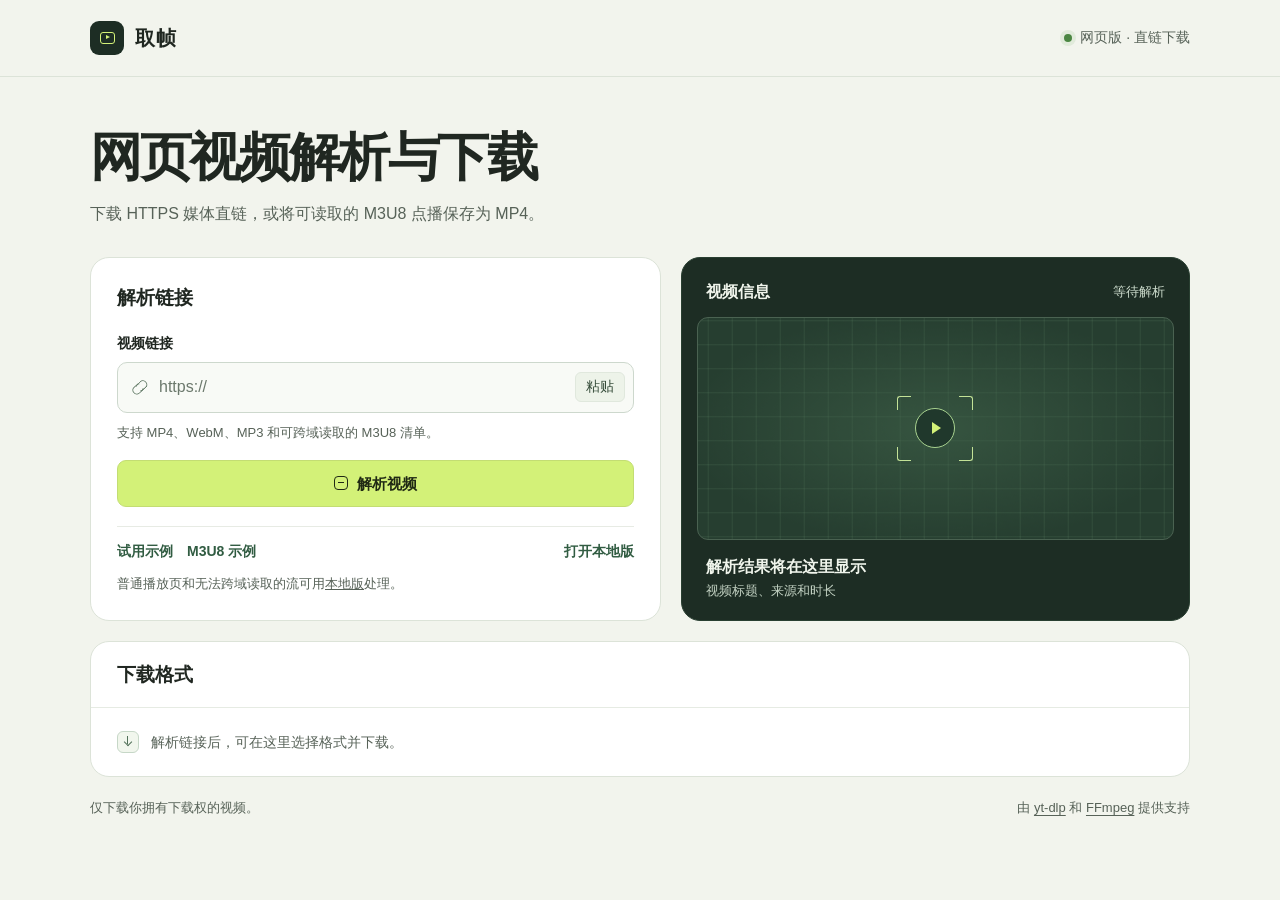
<file: index.html>
<!doctype html>
<html lang="zh-CN">
<head>
  <meta charset="utf-8">
  <meta name="viewport" content="width=device-width, initial-scale=1">
  <meta name="description" content="解析网页视频，选择可用格式并下载到本机。">
  <title>取帧 · 网页视频解析与下载</title>
  <link rel="stylesheet" href="style.css">
  <script defer src="app.js?v=mp4"></script>
</head>
<body>
  <header class="top">
    <div class="wrap top-inner">
      <div class="brand">
        <span class="brand-mark" aria-hidden="true"><span></span></span>
        <span>取帧</span>
      </div>
      <span class="service-status" id="service-status" data-state="pending">
        <span class="status-dot" aria-hidden="true"></span>
        <span id="service-text">正在连接</span>
      </span>
    </div>
  </header>

  <main class="wrap">
    <div class="intro">
      <h1>网页视频解析与下载</h1>
      <p id="intro-text">粘贴视频播放页或媒体直链，选择可用的清晰度和格式。</p>
    </div>

    <div class="workspace">
      <section class="panel input-panel" aria-labelledby="link-heading">
        <h2 id="link-heading">解析链接</h2>
        <form id="link-form" novalidate>
          <label for="video-url">视频链接</label>
          <div class="input-row">
            <span class="link-icon" aria-hidden="true"></span>
            <input id="video-url" name="url" type="url" placeholder="https://" inputmode="url" autocomplete="off" spellcheck="false" maxlength="4000" required aria-describedby="link-hint">
            <button type="button" class="paste-button" id="paste">粘贴</button>
          </div>
          <p class="hint" id="link-hint">可输入视频网页、视频直链或 M3U8 播放地址。</p>
          <button type="submit" class="button primary" id="inspect" disabled>
            <span class="button-mark" aria-hidden="true"></span>
            <span id="inspect-text">解析视频</span>
          </button>
          <p class="form-feedback" id="form-feedback" role="status" hidden></p>
        </form>
        <div class="panel-foot">
          <div class="examples">
            <button type="button" class="text-button" id="demo" disabled>试用示例</button>
            <button type="button" class="text-button" id="demo-hls" disabled hidden>M3U8 示例</button>
          </div>
          <span id="local-label">只在本机运行</span>
          <a id="local-launch" class="text-button" href="http://127.0.0.1:8765/" rel="noreferrer" hidden>打开本地版</a>
        </div>
        <p class="hint" id="local-guide" hidden>普通播放页和无法跨域读取的流可用<a href="https://github.com/phdsx/videodownloader#启动">本地版</a>处理。</p>
      </section>

      <section class="preview" aria-labelledby="video-heading">
        <header class="preview-header">
          <h2 id="video-heading">视频信息</h2>
          <span id="preview-state">等待解析</span>
        </header>
        <div class="viewfinder" id="viewfinder">
          <div class="view-grid" aria-hidden="true"></div>
          <img id="thumbnail" alt="" referrerpolicy="no-referrer" hidden>
          <div class="frame-icon" id="frame-icon" aria-hidden="true">
            <span class="corner tl"></span><span class="corner tr"></span>
            <span class="corner bl"></span><span class="corner br"></span>
            <span class="play-mark"></span>
          </div>
        </div>
        <div class="preview-caption">
          <strong id="video-title">解析结果将在这里显示</strong>
          <p id="video-meta">视频标题、来源和时长</p>
        </div>
      </section>
    </div>

    <section class="panel formats-panel" aria-labelledby="format-heading">
      <div class="formats-header">
        <h2 id="format-heading">下载格式</h2>
        <div class="filters" id="filters" role="group" aria-label="筛选下载格式" hidden>
          <button type="button" data-filter="all" aria-pressed="true">全部</button>
          <button type="button" data-filter="video" aria-pressed="false">视频</button>
          <button type="button" data-filter="audio" aria-pressed="false">音频</button>
        </div>
      </div>
      <div class="format-empty" id="format-empty">
        <span class="download-icon" aria-hidden="true"></span>
        <p>解析链接后，可在这里选择格式并下载。</p>
      </div>
      <div class="table-wrap" id="format-table" hidden>
        <table>
          <thead><tr><th scope="col">清晰度 / 音质</th><th scope="col">格式</th><th scope="col">大小</th><th scope="col"><span class="visually-hidden">操作</span></th></tr></thead>
          <tbody id="format-rows"></tbody>
        </table>
      </div>
      <div class="job" id="job" hidden>
        <div class="job-line">
          <p role="status" id="job-text"></p>
          <a id="source-file" class="text-button" target="_blank" rel="noreferrer" hidden>打开原始链接</a>
          <a id="save-file" class="button primary" hidden>保存到电脑</a>
        </div>
        <progress id="progress" max="100" aria-label="当前媒体下载进度" hidden></progress>
        <details id="job-details" hidden><summary>查看错误详情</summary><p></p></details>
      </div>
    </section>
  </main>

  <footer class="wrap footer">
    <p>仅下载你拥有下载权的视频。</p>
    <p>由 <a href="https://github.com/yt-dlp/yt-dlp" target="_blank" rel="noreferrer">yt-dlp</a> 和 <a href="https://ffmpeg.org/" target="_blank" rel="noreferrer">FFmpeg</a> 提供支持<span id="ffmpeg-note" hidden> · 未检测到 FFmpeg</span></p>
  </footer>
</body>
</html>
</file>
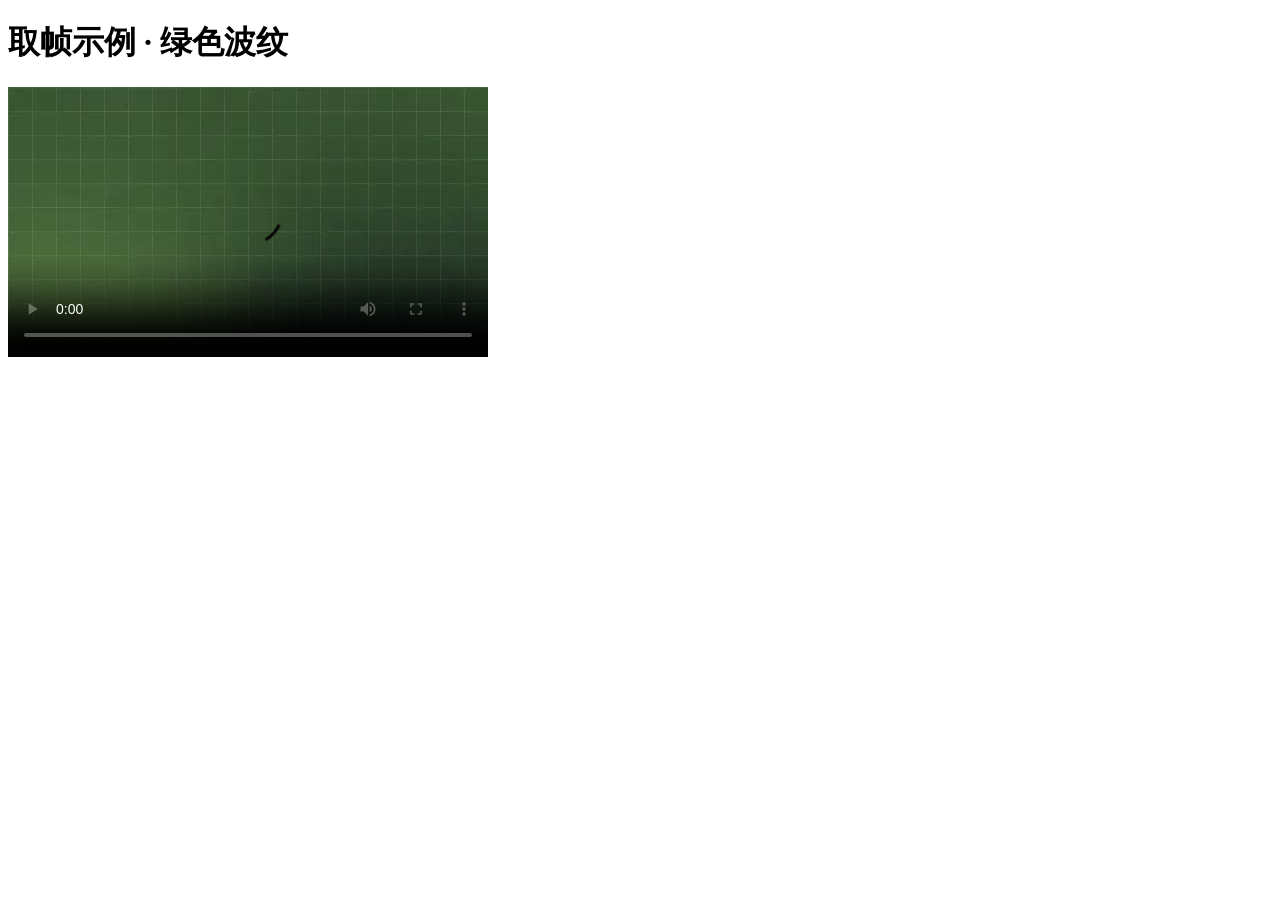
<file: demo.html>
<!doctype html>
<html lang="zh-CN">
<head>
  <meta charset="utf-8">
  <meta name="viewport" content="width=device-width, initial-scale=1">
  <meta property="og:title" content="取帧示例 · 绿色波纹">
  <meta property="og:image" content="/demo.jpg">
  <title>取帧示例 · 绿色波纹</title>
</head>
<body>
  <h1>取帧示例 · 绿色波纹</h1>
  <video controls width="480" src="/demo.mp4" poster="/demo.jpg"></video>
</body>
</html>
</file>
<file: style.css>
:root {
  color-scheme: light;
  --page: #f2f4ed;
  --surface: #fff;
  --ink: #202721;
  --muted: #576258;
  --line: #dce3d8;
  --green: #315c42;
  --accent: #d3f178;
  --dark: #1d2d24;
  --danger: #a12c34;
  font-family: "Inter", "Microsoft YaHei UI", "PingFang SC", "Noto Sans CJK SC", sans-serif;
}

* { box-sizing: border-box; }
[hidden] { display: none !important; }
body { margin: 0; background: var(--page); color: var(--ink); }
button, input, a { font: inherit; }
button, a { -webkit-tap-highlight-color: transparent; }
button { cursor: pointer; }
button:disabled { cursor: default; }
:focus-visible { outline: 3px solid #4c7945; outline-offset: 4px; }
a { color: inherit; }
p, h1, h2 { margin: 0; }

.wrap { width: min(1100px, calc(100% - 80px)); margin-inline: auto; }
.top { background: var(--page); border-bottom: 1px solid var(--line); }
.top-inner { min-height: 76px; display: flex; align-items: center; justify-content: space-between; gap: 16px; }
.brand { display: flex; align-items: center; gap: 11px; font-size: 20px; font-weight: 750; letter-spacing: .05em; }
.brand-mark { width: 34px; height: 34px; border-radius: 9px; background: var(--dark); display: grid; place-items: center; }
.brand-mark span { width: 15px; height: 12px; border: 1.5px solid var(--accent); border-radius: 3px; position: relative; }
.brand-mark span::after { content: ""; position: absolute; left: 5px; top: 2.4px; border-left: 4px solid var(--accent); border-top: 2.5px solid transparent; border-bottom: 2.5px solid transparent; }
.service-status { display: flex; align-items: center; gap: 8px; color: var(--muted); font-size: 14px; }
.status-dot { width: 8px; height: 8px; background: #7e897f; border-radius: 50%; }
.service-status[data-state="ready"] .status-dot { background: #4b8642; box-shadow: 0 0 0 4px #e1ebdb; }
.service-status[data-state="offline"] .status-dot { background: #a12c34; }

.intro { padding: 49px 0 30px; }
.intro h1 { font-size: clamp(2rem, 4.1vw, 3.4rem); letter-spacing: -.045em; font-weight: 790; line-height: 1.17; }
.intro p { color: var(--muted); line-height: 1.6; margin-top: 14px; }
.workspace { display: grid; grid-template-columns: 1.12fr 1fr; gap: 20px; align-items: stretch; }
.workspace > * { min-width: 0; }
.panel { border: 1px solid var(--line); border-radius: 19px; background: var(--surface); }
.input-panel { display: flex; flex-direction: column; padding: 26px; }
h2 { font-size: 19px; line-height: 1.45; font-weight: 730; }
form { margin-top: 22px; }
label { display: inline-block; font-size: 14px; font-weight: 680; margin-bottom: 9px; }
.input-row { display: flex; align-items: center; border-radius: 10px; border: 1px solid #cdd8cd; background: #f8faf6; padding: 0 8px 0 13px; gap: 9px; }
.input-row:focus-within { outline: 2px solid #628b58; outline-offset: 1px; }
.link-icon { position: relative; display: inline-block; width: 17px; height: 16px; flex: 0 0 17px; transform: rotate(-42deg); }
.link-icon::before, .link-icon::after { content: ""; position: absolute; top: 4px; width: 10px; height: 7px; border-radius: 5px; border: 1.4px solid #5e7763; }
.link-icon::before { left: 0; border-right-color: transparent; }
.link-icon::after { right: 0; border-left-color: transparent; }
.input-row input { flex: 1; width: 0; min-width: 0; border: 0; background: transparent; color: var(--ink); min-height: 49px; outline: 0; }
.input-row input::placeholder { color: #6b786c; }
.paste-button { border: 1px solid #e0e8dd; color: #344b38; background: #edf3e9; padding: 5px 10px; border-radius: 6px; font-size: 14px; white-space: nowrap; }
.paste-button:hover { background: #e4eedf; }
.hint { font-size: 13px; color: var(--muted); margin-top: 9px; line-height: 1.65; }
.button { text-decoration: none; display: inline-flex; align-items: center; justify-content: center; gap: 9px; border: 1px solid transparent; border-radius: 9px; padding: 9px 14px; line-height: 1.45; font-size: 14px; font-weight: 720; white-space: nowrap; }
.primary { background: var(--accent); color: #202914; border-color: #c3dd73; }
.primary:hover { background: #c4e566; }
.primary:disabled { background: #e9eddf; color: #626b5b; border-color: #e0e5d8; }
#inspect { width: 100%; margin-top: 17px; min-height: 47px; font-size: 15px; }
.button-mark { width: 14px; height: 14px; border: 1.5px solid currentColor; border-radius: 4px; position: relative; }
.button-mark::before { content: ""; position: absolute; left: 3px; right: 3px; top: 5px; border-top: 1.5px solid currentColor; }
.form-feedback { font-size: 14px; line-height: 1.55; margin-top: 12px; color: var(--muted); overflow-wrap: anywhere; }
.form-feedback[data-error="true"], .job[data-state="failed"] #job-text { color: var(--danger); }
.panel-foot { display: flex; align-items: center; justify-content: space-between; gap: 10px; border-top: 1px solid #e7ebe4; padding-top: 13px; margin-top: 19px; color: var(--muted); font-size: 13px; }
.examples { display: flex; flex-wrap: wrap; gap: 4px 14px; }
.text-button { color: var(--green); border: 0; padding: 3px 0; background: none; font-size: 14px; font-weight: 680; text-decoration: none; }
.text-button:hover { text-decoration: underline; }
.text-button:disabled { color: var(--muted); text-decoration: none; }

.preview { position: relative; display: flex; flex-direction: column; min-height: 326px; background: var(--dark); border: 1px solid #293f31; border-radius: 19px; overflow: hidden; color: #f0f5ec; }
.preview-header { padding: 22px 24px 14px; display: flex; align-items: center; justify-content: space-between; gap: 10px; }
.preview-header h2 { font-size: 16px; }
.preview-header > span { font-size: 13px; color: #cfdecf; }
.viewfinder { position: relative; flex: 1; min-height: 156px; margin: 0 15px; border: 1px solid #4a6251; border-radius: 11px; background: #263e30; display: grid; place-items: center; overflow: hidden; }
.view-grid { position: absolute; inset: 0; background-image: radial-gradient(ellipse at center, #41644b95, transparent 75%), linear-gradient(90deg, #a9e1ab18 1px, transparent 1px), linear-gradient(#a9e1ab18 1px, transparent 1px); background-size: 100% 100%, 24px 24px, 24px 24px; background-position: center; }
.viewfinder img { position: absolute; width: 100%; height: 100%; object-fit: contain; inset: 0; background: #16251c; }
.frame-icon { position: relative; width: 76px; height: 65px; display: grid; place-items: center; }
.corner { position: absolute; width: 14px; height: 14px; border: 1.5px solid #c3e297; }
.tl { left: 0; top: 0; border-right: 0; border-bottom: 0; border-top-left-radius: 3px; }
.tr { right: 0; top: 0; border-left: 0; border-bottom: 0; border-top-right-radius: 3px; }
.bl { left: 0; bottom: 0; border-right: 0; border-top: 0; border-bottom-left-radius: 3px; }
.br { right: 0; bottom: 0; border-left: 0; border-top: 0; border-bottom-right-radius: 3px; }
.play-mark { width: 40px; height: 40px; border-radius: 50%; border: 1px solid #a9d390; background: #20382c; display: grid; place-items: center; }
.play-mark::after { content: ""; margin-left: 3px; border-left: 9px solid var(--accent); border-block: 6px solid transparent; }
.preview-caption { padding: 15px 24px 20px; }
.preview-caption strong { font-size: 16px; line-height: 1.45; display: block; overflow-wrap: anywhere; }
.preview-caption p { font-size: 13px; color: #c2d1c2; margin-top: 3px; line-height: 1.5; overflow-wrap: anywhere; }

.formats-panel { margin-top: 20px; }
.formats-header { display: flex; align-items: center; justify-content: space-between; flex-wrap: wrap; gap: 10px; padding: 18px 26px; border-bottom: 1px solid #e6ebe3; min-height: 66px; }
.filters { display: flex; flex-wrap: wrap; gap: 3px; padding: 3px; border: 1px solid var(--line); background: #f7faf4; border-radius: 8px; }
.filters button { padding: 4px 11px; border: 0; color: var(--muted); background: transparent; border-radius: 5px; font-size: 14px; }
.filters button[aria-pressed="true"] { color: var(--dark); background: #e5eedf; font-weight: 680; }
.format-empty { padding: 23px 26px; display: flex; align-items: center; gap: 12px; color: var(--muted); line-height: 1.5; font-size: 14px; }
.download-icon { width: 22px; height: 22px; flex: 0 0 22px; border: 1px solid #c6d7c7; background: #f1f6ed; border-radius: 6px; position: relative; }
.download-icon::before { content: ""; position: absolute; height: 8px; left: 9px; top: 4px; border-left: 1.5px solid #517059; }
.download-icon::after { content: ""; position: absolute; width: 5px; height: 5px; left: 7px; top: 7px; transform: rotate(45deg); border-bottom: 1.5px solid #517059; border-right: 1.5px solid #517059; }
.table-wrap { overflow-x: auto; }
table { width: 100%; border-collapse: collapse; text-align: left; font-size: 14px; }
th, td { padding: 13px 14px; }
th:first-child, td:first-child { padding-left: 26px; }
th:last-child, td:last-child { padding-right: 26px; text-align: right; }
th { color: var(--muted); background: #f8faf6; font-weight: 620; white-space: nowrap; }
td { border-top: 1px solid #edf0ea; }
td strong { font-size: 15px; }
td small { display: block; font-size: 13px; color: var(--muted); margin-top: 3px; }
.download-button { color: var(--green); background: #f0f6ec; border-color: #d9e5d7; }
.download-button:hover { background: #e6f0e2; }
.download-button:disabled { color: #667266; background: #f4f6f2; }
.job { margin: 0 26px 16px; padding: 13px 14px; border-radius: 9px; border: 1px solid var(--line); background: #f7faf4; }
.job-line { display: flex; gap: 10px; flex-wrap: wrap; justify-content: space-between; align-items: center; }
.job p { font-size: 14px; line-height: 1.5; overflow-wrap: anywhere; }
.job progress { display: block; width: 100%; height: 10px; margin-top: 7px; accent-color: var(--green); }
.job details { margin-top: 7px; font-size: 14px; color: var(--muted); }
.job details p { margin-top: 5px; }
.footer { display: flex; flex-wrap: wrap; justify-content: space-between; gap: 8px; padding-block: 22px 28px; font-size: 13px; color: var(--muted); }
.footer a { text-underline-offset: 3px; }
.visually-hidden { position: absolute; width: 1px; height: 1px; padding: 0; margin: -1px; overflow: hidden; clip-path: inset(50%); white-space: nowrap; border: 0; }

@media (max-width: 760px) {
  .wrap { width: calc(100% - 36px); }
  .top-inner { min-height: 62px; }
  .intro { padding: 33px 0 22px; }
  .intro p { margin-top: 11px; }
  .workspace { grid-template-columns: 1fr; gap: 15px; }
  .input-panel { padding: 20px; }
  .preview { min-height: 280px; }
  .formats-panel { margin-top: 15px; }
  .formats-header, .format-empty { padding-inline: 20px; }
  th, td { padding-inline: 8px; }
  th:first-child, td:first-child { padding-left: 12px; }
  th:last-child, td:last-child { padding-right: 12px; }
  .job { margin-inline: 12px; }
}
</file>
